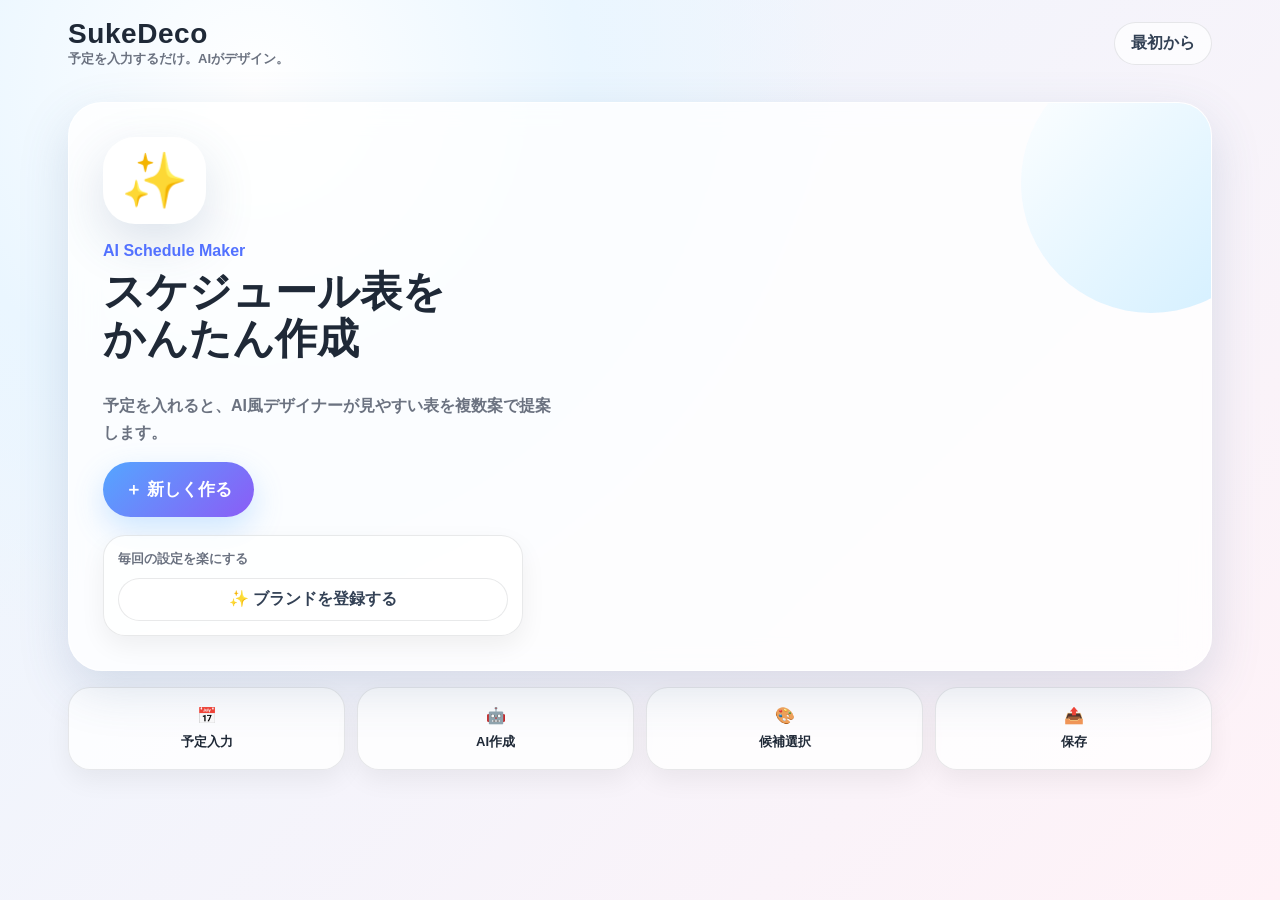
<file: index.html>
<!doctype html>
<html lang="ja">
<head>
  <meta charset="utf-8" />
  <meta name="viewport" content="width=device-width, initial-scale=1" />
  <title>SukeDeco | すけでこ</title>
  <link rel="stylesheet" href="style.css" />
</head>
<body>
  <div class="app-shell">
    <header class="topbar">
      <div>
        <div class="brand">SukeDeco</div>
        <div class="subbrand">予定を入力するだけ。AIがデザイン。</div>
      </div>
      <button id="resetBtn" class="ghost-btn" aria-label="最初から作り直す">最初から</button>
      <div id="toast" class="toast" role="status" aria-live="polite"></div>
    </header>

    <main>
      <section id="home" class="screen active hero-screen">
        <div class="hero-card glass">
          <div class="mascot-bubble">✨</div>
          <p class="eyebrow">AI Schedule Maker</p>
          <h1>スケジュール表を<br>かんたん作成</h1>
          <p class="lead">予定を入れると、AI風デザイナーが見やすい表を複数案で提案します。</p>
          <button id="startBtn" class="primary-btn big">＋ 新しく作る</button>
          <div id="brandEmptyCard" class="brand-card-inline">
            <p>毎回の設定を楽にする</p>
            <button id="brandRegisterBtn" class="ghost-btn full">✨ ブランドを登録する</button>
          </div>
          <div id="brandReadyCard" class="brand-card-inline" hidden>
            <p>いつもの世界観で始める</p>
            <div class="brand-actions">
              <button id="brandUseBtn" class="primary-btn full">✨ ブランドで作る</button>
              <button id="brandEditBtn" class="ghost-btn">編集</button>
            </div>
          </div>
        </div>
        <div class="mini-grid">
          <div class="mini-card">📅<span>予定入力</span></div>
          <div class="mini-card">🤖<span>AI作成</span></div>
          <div class="mini-card">🎨<span>候補選択</span></div>
          <div class="mini-card">📤<span>保存</span></div>
        </div>
      </section>


      <section id="brandWizard" class="screen">
        <div class="wizard-card glass">
          <div id="brandStep1" class="brand-step-panel active">
            <p class="eyebrow">AI Brand</p>
            <h2>こんにちは！まずはあなたのブランドを教えてください✨</h2>
            <label class="field-label">活動名・ブランド名</label>
            <input id="brandNameInput" class="input" placeholder="例：湊音ヒロ" />
            <div class="wizard-actions">
              <button class="ghost-btn" data-brand-cancel>キャンセル</button>
              <button id="brandNameNextBtn" class="primary-btn">次へ</button>
            </div>
          </div>

          <div id="brandStep2" class="brand-step-panel">
            <h2>立ち絵を選択</h2>
            <p class="hint">いつも使う立ち絵を登録しておくと、次回から自動で反映できます。</p>
            <label class="upload-card">
              <input id="brandIllustInput" type="file" accept="image/*" hidden />
              <span>🖼 立ち絵を選ぶ</span>
              <small>PNG/JPEG対応。大きい画像は自動で軽量化します。</small>
            </label>
            <div id="brandIllustPreview" class="brand-upload-preview"><span>未選択</span></div>
            <div class="wizard-actions">
              <button id="brandIllustBackBtn" class="ghost-btn">戻る</button>
              <button id="brandIllustNextBtn" class="primary-btn">次へ</button>
            </div>
          </div>

          <div id="brandStep3" class="brand-step-panel">
            <h2>ロゴはありますか？</h2>
            <p class="hint">任意です。あとから編集できます。</p>
            <input id="brandLogoInput" type="file" accept="image/*" hidden />
            <div class="brand-logo-choice">
              <button id="brandLogoSkipBtn" class="ghost-btn full">あとで</button>
              <button id="brandLogoChooseBtn" class="primary-btn full">選ぶ</button>
            </div>
            <div id="brandLogoPreview" class="brand-upload-preview"><span>未選択</span></div>
            <div class="wizard-actions">
              <button id="brandLogoBackBtn" class="ghost-btn">戻る</button>
              <button id="brandLogoNextBtn" class="primary-btn">次へ</button>
            </div>
          </div>

          <div id="brandStep4" class="brand-step-panel">
            <h2>世界観を選択</h2>
            <label class="field-label">テーマカラー</label>
            <div id="brandColorGroup" class="color-grid">
              <button class="color-dot active" style="--c:#54a6ff" data-color="#54a6ff" aria-label="水色を選ぶ"></button>
              <button class="color-dot" style="--c:#8b5cf6" data-color="#8b5cf6" aria-label="紫を選ぶ"></button>
              <button class="color-dot" style="--c:#ff6fae" data-color="#ff6fae" aria-label="ピンクを選ぶ"></button>
              <button class="color-dot" style="--c:#10b981" data-color="#10b981" aria-label="緑を選ぶ"></button>
              <button class="color-dot" style="--c:#111827" data-color="#111827" aria-label="黒を選ぶ"></button>
              <button class="color-dot" style="--c:#f59e0b" data-color="#f59e0b" aria-label="黄色を選ぶ"></button>
            </div>
            <label class="field-label">世界観</label>
            <div id="brandMoodGroup" class="chip-grid">
              <button class="chip active" data-mood="pop">🌈 ポップ</button>
              <button class="chip" data-mood="cool">💎 クール</button>
              <button class="chip" data-mood="game">🎮 ゲーム</button>
              <button class="chip" data-mood="simple">✨ シンプル</button>
              <button class="chip" data-mood="cute">💗 かわいい</button>
              <button class="chip" data-mood="night">🌙 夜</button>
            </div>
            <div class="wizard-actions">
              <button id="brandMoodBackBtn" class="ghost-btn">戻る</button>
              <button id="brandRegisterDoneBtn" class="primary-btn">登録する</button>
            </div>
          </div>

          <div id="brandStep5" class="brand-step-panel finish-panel">
            <div class="mascot-bubble">✨</div>
            <h2 id="brandCompleteMessage">完成✨ ブランドを登録しました。</h2>
            <button id="brandHomeBtn" class="primary-btn big full">ホームに戻る</button>
          </div>
        </div>
      </section>

      <section id="create" class="screen">
        <nav class="steps">
          <button data-step="input" class="step active">1 予定</button>
          <button data-step="ai" class="step">2 AI</button>
          <button data-step="select" class="step">3 選ぶ</button>
          <button data-step="illust" class="step">4 立ち絵</button>
          <button data-step="finish" class="step">5 保存</button>
        </nav>

        <div class="work-grid">
          <section class="panel control-panel glass">
            <div id="stepInput" class="step-panel active">
              <h2>予定を入力</h2>
              <label class="field-label">メインタイトル</label>
              <input id="mainTitle" class="input" value="今週の配信予定" placeholder="例：今週の配信予定" />
              <div class="row two">
                <div>
                  <label class="field-label">日付</label>
                  <input id="dateInput" class="input" type="date" />
                </div>
                <div>
                  <label class="field-label">時間</label>
                  <input id="timeInput" class="input" type="time" value="20:00" />
                </div>
              </div>
              <label class="field-label">予定タイトル</label>
              <input id="eventTitle" class="input" placeholder="例：雑談配信" />
              <label class="field-label">右側メモ</label>
              <input id="eventNote" class="input" placeholder="例：初見さん歓迎 / YouTube" />
              <button id="addEventBtn" class="primary-btn full">＋ 予定を追加</button>
              <div id="scheduleList" class="schedule-list"></div>
              <button id="toAiBtn" class="primary-btn full next">AIに進む</button>
            </div>

            <div id="stepAi" class="step-panel">
              <h2>AIに伝える</h2>
              <p class="hint">細かく設定しなくてもOK。選ぶだけで候補を作ります。</p>
              <label class="field-label">雰囲気</label>
              <div id="moodGroup" class="chip-grid">
                <button class="chip active" data-mood="pop">ポップ</button>
                <button class="chip" data-mood="cool">クール</button>
                <button class="chip" data-mood="game">ゲーム</button>
                <button class="chip" data-mood="simple">シンプル</button>
                <button class="chip" data-mood="cute">かわいい</button>
                <button class="chip" data-mood="night">夜</button>
              </div>
              <label class="field-label">メインカラー</label>
              <div id="colorGroup" class="color-grid">
                <button class="color-dot active" style="--c:#54a6ff" data-color="#54a6ff" aria-label="水色を選ぶ"></button>
                <button class="color-dot" style="--c:#8b5cf6" data-color="#8b5cf6" aria-label="紫を選ぶ"></button>
                <button class="color-dot" style="--c:#ff6fae" data-color="#ff6fae" aria-label="ピンクを選ぶ"></button>
                <button class="color-dot" style="--c:#10b981" data-color="#10b981" aria-label="緑を選ぶ"></button>
                <button class="color-dot" style="--c:#111827" data-color="#111827" aria-label="黒を選ぶ"></button>
                <button class="color-dot" style="--c:#f59e0b" data-color="#f59e0b" aria-label="黄色を選ぶ"></button>
              </div>
              <label class="field-label">自由メモ</label>
              <textarea id="aiPrompt" class="textarea" placeholder="例：男性でも使いやすく、青系で爽やかに"></textarea>
              <label class="upload-card">
                <input id="illustInput" type="file" accept="image/*" hidden />
                <span>🖼 イラスト・立ち絵を追加</span>
                <small>PNG/JPEG対応。大きい画像は自動で軽量化します。</small>
              </label>
              <button id="generateBtn" class="primary-btn big full">✨ AIで作成</button>
              <div id="thinking" class="thinking hidden">
                <div class="sparkle">✨</div>
                <div>
                  <strong>AIが考えています…</strong>
                  <p id="thinkingText">予定数を確認中</p>
                </div>
              </div>
            </div>

            <div id="stepSelect" class="step-panel">
              <h2>AI候補を選ぶ</h2>
              <p class="hint">候補をタップすると右の完成イメージに反映されます。</p>
              <div id="candidateList" class="candidate-list"></div>
              <button id="moreBtn" class="ghost-btn full">🎲 別案を作る</button>
            </div>

            <div id="stepIllust" class="step-panel">
              <h2>立ち絵を調整</h2>
              <p class="hint">プレビュー上で立ち絵をドラッグすると位置を調整できます。</p>
              <label class="upload-card">
                <input id="illustInputStep" type="file" accept="image/*" hidden />
                <span>🖼 立ち絵を変更する</span>
                <small>PNG/JPEG対応。大きい画像は自動で軽量化します。</small>
              </label>
              <label><input id="autoBgRemoveToggle" type="checkbox" checked> 背景を自動透過</label>
              <button id="illustRevertBtn" class="ghost-btn full" hidden>元の画像（透過前）に戻す</button>
              <div class="compact-controls">
                <label>イラスト大きさ <input id="illustScaleRangeStep" type="range" min="40" max="180" value="100"></label>
                <label><input id="flipIllustStep" type="checkbox"> イラスト左右反転</label>
                <label><input id="autoFitToggleStep" type="checkbox" checked> 立ち絵を自動フィット</label>
              </div>
              <button id="illustNextBtn" class="primary-btn full next">保存に進む</button>
            </div>

            <div id="stepFinish" class="step-panel">
              <h2>保存</h2>
              <div class="compact-controls">
                <label>文字サイズ <input id="fontSizeRange" type="range" min="70" max="130" value="100"></label>
                <label>保存サイズ<select id="outputSize" class="input compact-select"><option value="square">正方形 1080×1080</option><option value="wide">横長 16:9</option><option value="story">縦長 9:16</option></select></label>
                <label><input id="watermarkToggle" type="checkbox" checked> Made with SukeDeco</label>
              </div>
              <p class="save-note">下書きはこの端末のブラウザ内に保存されます。大事な予定表はPNG保存してください。</p>
              <p class="save-note">アップロードする画像は、使用する権利を確認してください。</p>
              <button id="saveBtn" class="primary-btn big full">PNG保存</button>
              <button id="shareBtn" class="primary-btn big full" hidden>📤 SNSに共有</button>
              <div id="speedBadge" class="speed-badge hidden">
                <span id="speedBadgeText"></span>
              </div>
            </div>
          </section>

          <section class="panel preview-panel glass">
            <div class="preview-head">
              <span>完成プレビュー</span>
              <span id="layoutBadge" class="badge">AI待機中</span>
            </div>
            <div id="canvasPreview" class="schedule-canvas">
              <div id="patternLayer" class="pattern-layer"></div>
              <div id="illustLayer" class="illust-layer hidden">
                <div id="illustGroundShadow" class="illust-ground-shadow"></div>
                <div id="illustBlendGlow" class="illust-blend-glow hidden"></div>
                <img id="illustImg" alt="uploaded illustration" draggable="false" />
              </div>
              <div class="canvas-content">
                <div id="previewTitle" class="preview-title">今週の配信予定</div>
                <div id="previewEvents" class="preview-events"></div>
              </div>
              <div id="watermark" class="watermark">Made with SukeDeco</div>
            </div>
          </section>
        </div>
      </section>
    </main>
  </div>
  <canvas id="exportCanvas" width="1080" height="1080" hidden></canvas>
  <script src="app.js"></script>
</body>
</html>
</file>
<file: style.css>
:root{
  --bg1:#eaf6ff;--bg2:#fff2f7;--ink:#1f2937;--muted:#6b7280;--white:#fff;
  --primary:#54a6ff;--accent:#ff7ab6;--card:rgba(255,255,255,.78);--line:rgba(31,41,55,.1);
  --shadow:0 18px 50px rgba(66,98,145,.18);--radius:26px;
}
*{box-sizing:border-box}body{margin:0;font-family:-apple-system,BlinkMacSystemFont,"Hiragino Sans","Yu Gothic",Meiryo,sans-serif;color:var(--ink);background:radial-gradient(circle at 20% 10%,#fff 0,#eaf6ff 25%,transparent 45%),linear-gradient(135deg,var(--bg1),var(--bg2));min-height:100vh}.app-shell{max-width:1180px;margin:0 auto;padding:18px}.topbar{display:flex;justify-content:space-between;align-items:center;margin-bottom:14px}.brand{font-size:28px;font-weight:900;letter-spacing:.02em}.subbrand{font-size:13px;color:var(--muted);font-weight:700}.glass{background:var(--card);border:1px solid rgba(255,255,255,.8);box-shadow:var(--shadow);backdrop-filter:blur(14px)}button,input,textarea{font:inherit}.ghost-btn,.primary-btn{border:0;border-radius:999px;font-weight:900;cursor:pointer;transition:.18s transform,.18s box-shadow}.ghost-btn{background:rgba(255,255,255,.68);padding:10px 16px;color:#334155;border:1px solid var(--line)}.primary-btn{background:linear-gradient(135deg,var(--primary),#8b5cf6);color:white;padding:13px 18px;box-shadow:0 12px 30px rgba(84,166,255,.28)}.primary-btn:active,.ghost-btn:active,.chip:active{transform:scale(.97)}.big{font-size:17px;padding:16px 22px}.full{width:100%}.screen{display:none}.screen.active{display:block}.hero-screen{padding:20px 0}.hero-card{position:relative;overflow:hidden;border-radius:34px;padding:34px;min-height:390px;display:flex;flex-direction:column;align-items:flex-start;justify-content:center}.hero-card:after{content:"";position:absolute;right:-70px;top:-50px;width:260px;height:260px;border-radius:50%;background:linear-gradient(135deg,#fff,#bde7ff);opacity:.72}.mascot-bubble{font-size:54px;background:#fff;border-radius:32px;padding:12px 18px;box-shadow:var(--shadow);margin-bottom:18px}.eyebrow{font-weight:900;color:#5271ff;margin:0 0 8px}.hero-card h1{font-size:42px;line-height:1.12;margin:0 0 14px}.lead{color:var(--muted);font-weight:700;line-height:1.7;max-width:460px}.mini-grid{display:grid;grid-template-columns:repeat(4,1fr);gap:12px;margin-top:16px}.mini-card{background:rgba(255,255,255,.78);border:1px solid var(--line);border-radius:22px;padding:18px;text-align:center;font-weight:900;box-shadow:0 10px 26px rgba(0,0,0,.06)}.mini-card span{display:block;margin-top:8px;font-size:13px}.steps{position:sticky;top:0;z-index:10;display:grid;grid-template-columns:repeat(5,1fr);gap:8px;padding:8px;background:rgba(234,246,255,.86);backdrop-filter:blur(10px);border-radius:22px;margin-bottom:12px}.step{border:0;border-radius:18px;background:transparent;padding:12px 8px;font-weight:900;color:#64748b}.step.active{background:white;color:#2563eb;box-shadow:0 8px 18px rgba(37,99,235,.12)}.work-grid{display:grid;grid-template-columns:410px 1fr;gap:16px;align-items:start}.panel{border-radius:var(--radius);padding:18px}.control-panel{min-height:640px}.step-panel{display:none}.step-panel.active{display:block;animation:fade .22s ease}@keyframes fade{from{opacity:0;transform:translateY(5px)}to{opacity:1;transform:none}}h2{margin:0 0 12px;font-size:22px}.hint{margin-top:-4px;color:var(--muted);font-size:13px;font-weight:700;line-height:1.6}.field-label{display:block;margin:14px 0 6px;font-weight:900;font-size:13px;color:#475569}.input,.textarea{width:100%;border:1px solid var(--line);background:rgba(255,255,255,.9);border-radius:17px;padding:13px 14px;outline:none;font-weight:700}.textarea{min-height:88px;resize:vertical}.row.two{display:grid;grid-template-columns:1fr 1fr;gap:10px}.schedule-list{display:grid;gap:8px;margin:14px 0}.event-pill{display:grid;grid-template-columns:auto 1fr auto;gap:10px;align-items:center;background:white;border:1px solid var(--line);border-radius:18px;padding:10px 12px}.event-date{font-weight:900;color:#2563eb}.event-main strong{display:block}.event-main small{color:var(--muted);font-weight:700}.delete-event{border:0;background:#fff1f2;color:#e11d48;border-radius:12px;padding:7px 9px;font-weight:900}.next{margin-top:8px}.chip-grid{display:grid;grid-template-columns:repeat(3,1fr);gap:8px}.chip{border:1px solid var(--line);background:white;border-radius:16px;padding:11px 8px;font-weight:900;color:#475569}.chip.active{background:#eef6ff;border-color:#7cc4ff;color:#2563eb}.color-grid{display:flex;gap:10px;flex-wrap:wrap}.color-dot{width:38px;height:38px;border-radius:50%;background:var(--c);border:4px solid white;box-shadow:0 0 0 1px var(--line);cursor:pointer}.color-dot.active{box-shadow:0 0 0 4px rgba(84,166,255,.28)}.upload-card{display:block;margin:16px 0;padding:16px;border:2px dashed rgba(84,166,255,.45);border-radius:20px;background:rgba(255,255,255,.75);cursor:pointer}.upload-card span{font-weight:900;display:block}.upload-card small{color:var(--muted);font-weight:700}.thinking{display:flex;gap:14px;align-items:center;margin-top:14px;background:white;border-radius:20px;padding:14px;border:1px solid var(--line)}.thinking.hidden{display:none}.sparkle{font-size:28px;animation:pulse 1s infinite}@keyframes pulse{50%{transform:scale(1.18);filter:brightness(1.2)}}.candidate-list{display:grid;gap:12px}.candidate-card{display:grid;grid-template-columns:86px 1fr;gap:12px;align-items:center;background:white;border:2px solid transparent;border-radius:22px;padding:12px;cursor:pointer;box-shadow:0 10px 24px rgba(0,0,0,.05)}.candidate-card.active{border-color:#54a6ff}.candidate-thumb{height:76px;border-radius:18px;position:relative;overflow:hidden}.candidate-card h3{margin:0 0 4px;font-size:16px}.candidate-card p{margin:0;color:var(--muted);font-size:12px;font-weight:800}.score{margin-top:6px;color:#f59e0b;font-size:12px}.compact-controls{display:grid;gap:12px;font-weight:800}.compact-controls label{display:grid;gap:6px;background:white;border-radius:17px;padding:12px;border:1px solid var(--line)}.preview-panel{position:sticky;top:78px}.preview-head{display:flex;justify-content:space-between;align-items:center;margin-bottom:12px;font-weight:900}.badge{font-size:12px;background:#e0f2fe;color:#0369a1;border-radius:999px;padding:6px 10px}.schedule-canvas{position:relative;width:min(100%,620px);aspect-ratio:1/1;margin:auto;border-radius:34px;overflow:hidden;background:linear-gradient(135deg,#f7fbff,#fff);box-shadow:inset 0 0 0 1px rgba(255,255,255,.6),0 16px 40px rgba(15,23,42,.12)}.pattern-layer{position:absolute;inset:0;opacity:.85}.pattern-layer.dots{background-image:radial-gradient(rgba(255,255,255,.55) 2px,transparent 2px);background-size:22px 22px}.pattern-layer.grid{background-image:linear-gradient(rgba(255,255,255,.22) 1px,transparent 1px),linear-gradient(90deg,rgba(255,255,255,.22) 1px,transparent 1px);background-size:28px 28px}.pattern-layer.stars:before{content:"✦ ✧ ✦ ✧ ✦ ✧ ✦ ✧";position:absolute;inset:30px;color:rgba(255,255,255,.75);font-size:30px;letter-spacing:20px;line-height:2.4}.pattern-layer.stripe{background:repeating-linear-gradient(135deg,rgba(255,255,255,.16) 0 10px,transparent 10px 22px)}.illust-layer{position:absolute;z-index:5;right:-10px;bottom:-12px;width:38%;transform-origin:center;touch-action:none;cursor:grab;will-change:transform;--illust-shadow-color:rgba(20,60,120,.32);--illust-ground-color:rgba(20,60,120,.20)}.illust-layer.hidden{display:none}
.illust-layer.dragging{cursor:grabbing}
.illust-layer.dragging img{filter:brightness(1.04) contrast(1.05) saturate(1.08)}
.illust-layer.dragging .illust-ground-shadow,.illust-layer.dragging .illust-blend-glow{opacity:0}
.illust-ground-shadow{position:absolute;z-index:1;left:50%;bottom:1%;width:72%;height:13%;transform:translateX(-50%);pointer-events:none;background:radial-gradient(ellipse at center, var(--illust-ground-color) 0%, rgba(0,0,0,0) 72%);filter:blur(4px)}
.illust-layer img{position:relative;z-index:2;width:100%;display:block;filter:brightness(1.04) contrast(1.05) saturate(1.08) drop-shadow(0 24px 44px var(--illust-shadow-color))}
.illust-blend-glow{position:absolute;z-index:1;inset:-18%;pointer-events:none;border-radius:50%;background:radial-gradient(ellipse at center, var(--illust-glow-color, transparent) 0%, rgba(0,0,0,0) 68%);opacity:.55}
.illust-blend-glow.hidden{display:none}
.schedule-overflow-note{grid-column:1/-1;text-align:center;font-weight:900;font-size:13px;color:rgba(15,23,42,.55);padding:6px 0}.canvas-content{position:relative;z-index:4;padding:44px 42px;height:100%;display:flex;flex-direction:column}.preview-title{font-size:42px;font-weight:1000;letter-spacing:.02em;margin-bottom:24px;text-shadow:0 3px 0 rgba(255,255,255,.4)}.preview-events{display:grid;gap:12px;max-width:72%}.preview-events.two-col{grid-template-columns:1fr 1fr;max-width:78%;gap:9px}.schedule-card{background:rgba(255,255,255,.78);border:1px solid rgba(255,255,255,.9);border-radius:22px;padding:13px 15px;box-shadow:0 10px 24px rgba(0,0,0,.08);display:grid;grid-template-columns:auto 1fr;gap:10px;align-items:center}.schedule-card .d{font-weight:1000;color:#2563eb}.schedule-card .t{font-weight:1000}.schedule-card .n{font-size:12px;color:#64748b;font-weight:900;margin-top:2px}.schedule-card.compact{border-radius:17px;padding:9px 10px;font-size:85%}.schedule-card.mini{border-radius:14px;padding:7px 8px;font-size:72%;gap:6px}.watermark{position:absolute;z-index:9;right:20px;bottom:16px;font-size:12px;font-weight:900;color:rgba(15,23,42,.38)}.theme-pop{--primary:#54a6ff;--accent:#ff7ab6}.theme-cool{--primary:#111827;--accent:#06b6d4}.theme-game{--primary:#2563eb;--accent:#22d3ee}.theme-simple{--primary:#64748b;--accent:#94a3b8}.theme-cute{--primary:#ff6fae;--accent:#fbbf24}.theme-night{--primary:#312e81;--accent:#a78bfa}
@media(max-width:850px){.app-shell{padding:12px}.topbar{align-items:flex-start}.brand{font-size:23px}.subbrand{font-size:11px}.work-grid{grid-template-columns:1fr}.preview-panel{position:static;order:-1;padding:12px}.control-panel{min-height:auto;padding:14px}.schedule-canvas{border-radius:26px}.canvas-content{padding:26px 24px}.preview-title{font-size:27px;margin-bottom:14px}.preview-events{gap:8px;max-width:74%}.schedule-card{border-radius:16px;padding:9px 10px;font-size:82%}.steps{grid-template-columns:repeat(5,1fr);gap:4px}.step{font-size:12px;padding:10px 4px}.hero-card{padding:26px;min-height:350px}.hero-card h1{font-size:34px}.mini-grid{grid-template-columns:repeat(2,1fr)}.chip-grid{grid-template-columns:repeat(2,1fr)}.row.two{grid-template-columns:1fr}.illust-layer{width:42%;right:-18px}.preview-events.two-col{max-width:72%}.panel{border-radius:22px}}
/* Ver.2.1: stability fixes */
.schedule-card{min-width:0;overflow:hidden}.schedule-card .body{min-width:0}.schedule-card .t,.schedule-card .n{overflow:hidden;text-overflow:ellipsis;white-space:nowrap}.preview-events.dense{gap:6px}.preview-events.dense .schedule-card{padding:6px 7px}.candidate-card:focus-visible,.delete-event:focus-visible,.color-dot:focus-visible,.chip:focus-visible{outline:3px solid rgba(37,99,235,.45);outline-offset:2px}

.toast{position:fixed;left:50%;top:18px;transform:translateX(-50%) translateY(-12px);z-index:9999;opacity:0;pointer-events:none;background:rgba(15,23,42,.9);color:#fff;padding:10px 16px;border-radius:999px;font-weight:900;font-size:13px;box-shadow:0 12px 30px rgba(0,0,0,.18);transition:.22s ease}.toast.show{opacity:1;transform:translateX(-50%) translateY(0)}
.compact-select{padding:10px 12px;border-radius:14px}.save-note{font-size:12px;color:#64748b;font-weight:800;line-height:1.55;margin:10px 2px}.schedule-canvas.ratio-wide{aspect-ratio:16/9}.schedule-canvas.ratio-story{aspect-ratio:9/16;max-width:430px}.schedule-canvas.ratio-story .preview-events{max-width:86%}.schedule-canvas.ratio-story .illust-layer{width:48%;right:-24px}.schedule-canvas.ratio-wide .preview-events{max-width:64%}.schedule-canvas.ratio-wide .illust-layer{width:30%;right:10px}

/* Ver.2.4 AI Brand wizard */
.brand-card-inline{margin-top:18px;width:min(100%,420px);background:rgba(255,255,255,.72);border:1px solid var(--line);border-radius:22px;padding:14px;box-shadow:0 10px 26px rgba(0,0,0,.06)}
.brand-card-inline p{margin:0 0 10px;color:var(--muted);font-weight:900;font-size:13px}.brand-actions{display:grid;grid-template-columns:1fr auto;gap:10px;align-items:center}.wizard-card{max-width:620px;margin:18px auto;border-radius:34px;padding:28px}.brand-step-panel{display:none}.brand-step-panel.active{display:block;animation:fade .22s ease}.wizard-actions{display:flex;justify-content:space-between;gap:12px;margin-top:18px}.wizard-actions .primary-btn,.wizard-actions .ghost-btn{min-width:120px}.brand-upload-preview{min-height:150px;border:1px solid var(--line);border-radius:22px;background:rgba(255,255,255,.72);display:flex;align-items:center;justify-content:center;margin-top:12px;overflow:hidden;color:var(--muted);font-weight:900}.brand-upload-preview img{max-width:100%;max-height:220px;display:block}.brand-logo-choice{display:grid;grid-template-columns:1fr 1fr;gap:10px;margin:14px 0}.finish-panel{text-align:center}.finish-panel .mascot-bubble{display:inline-block}
@media(max-width:850px){.wizard-card{padding:20px;border-radius:26px}.brand-actions{grid-template-columns:1fr}.wizard-actions{display:grid;grid-template-columns:1fr 1fr}.brand-logo-choice{grid-template-columns:1fr}}

/* Ver.2.5 Speed measurement */
.hidden{display:none!important}
.speed-badge{margin:12px auto 0;display:flex;align-items:center;justify-content:center;width:fit-content;max-width:100%;padding:10px 16px;border-radius:999px;background:linear-gradient(135deg,#fff7ed,#fef3c7);color:#92400e;border:1px solid rgba(245,158,11,.25);box-shadow:0 10px 24px rgba(245,158,11,.16);font-weight:1000;font-size:14px}
.speed-badge.hidden{display:none!important}

/* Ver.2.7 layout templates */
.schedule-card.layout-ribbon{position:relative;border-radius:28px;padding-top:20px;grid-template-columns:1fr;gap:3px;overflow:visible}
.schedule-card.layout-ribbon .d{position:absolute;left:12px;top:-8px;transform:rotate(-8deg);background:var(--primary);color:#fff!important;border-radius:999px;padding:5px 12px;font-size:11px;line-height:1.15;box-shadow:0 8px 18px rgba(0,0,0,.12);max-width:118px;white-space:nowrap;overflow:hidden;text-overflow:ellipsis}
.schedule-card.layout-ribbon .body{padding-top:6px}.schedule-card.layout-ribbon .t{font-size:1.08em}.schedule-card.layout-ribbon .n{margin-top:4px}
.schedule-card.layout-ribbon.compact{border-radius:22px;padding-top:17px}.schedule-card.layout-ribbon.mini{border-radius:16px;padding-top:13px}.schedule-card.layout-ribbon.mini .d{font-size:9px;padding:3px 8px;top:-6px;left:8px}
.schedule-card.layout-tab{border-radius:14px;padding:0;grid-template-columns:minmax(46px,18%) 1fr;gap:0;overflow:hidden}
.schedule-card.layout-tab .d{align-self:stretch;display:flex;align-items:center;justify-content:center;text-align:center;background:var(--primary);color:#fff!important;padding:8px 5px;font-size:12px;line-height:1.25;min-height:100%}
.schedule-card.layout-tab .body{padding:12px 13px}.schedule-card.layout-tab.compact .body{padding:8px 9px}.schedule-card.layout-tab.mini .body{padding:6px 7px}.schedule-card.layout-tab.mini .d{font-size:9px}
.candidate-thumb.layout-ribbon:after{content:"";position:absolute;left:11px;top:7px;width:44px;height:14px;border-radius:999px;background:rgba(255,255,255,.88);transform:rotate(-10deg);box-shadow:0 6px 12px rgba(0,0,0,.1)}
.candidate-thumb.layout-tab:after{content:"";position:absolute;left:0;top:0;bottom:0;width:22px;background:rgba(255,255,255,.85);box-shadow:8px 0 18px rgba(0,0,0,.08)}
.candidate-thumb.layout-card:after{content:"";position:absolute;left:14px;right:14px;top:18px;height:38px;border-radius:14px;background:rgba(255,255,255,.72)}
</file>
